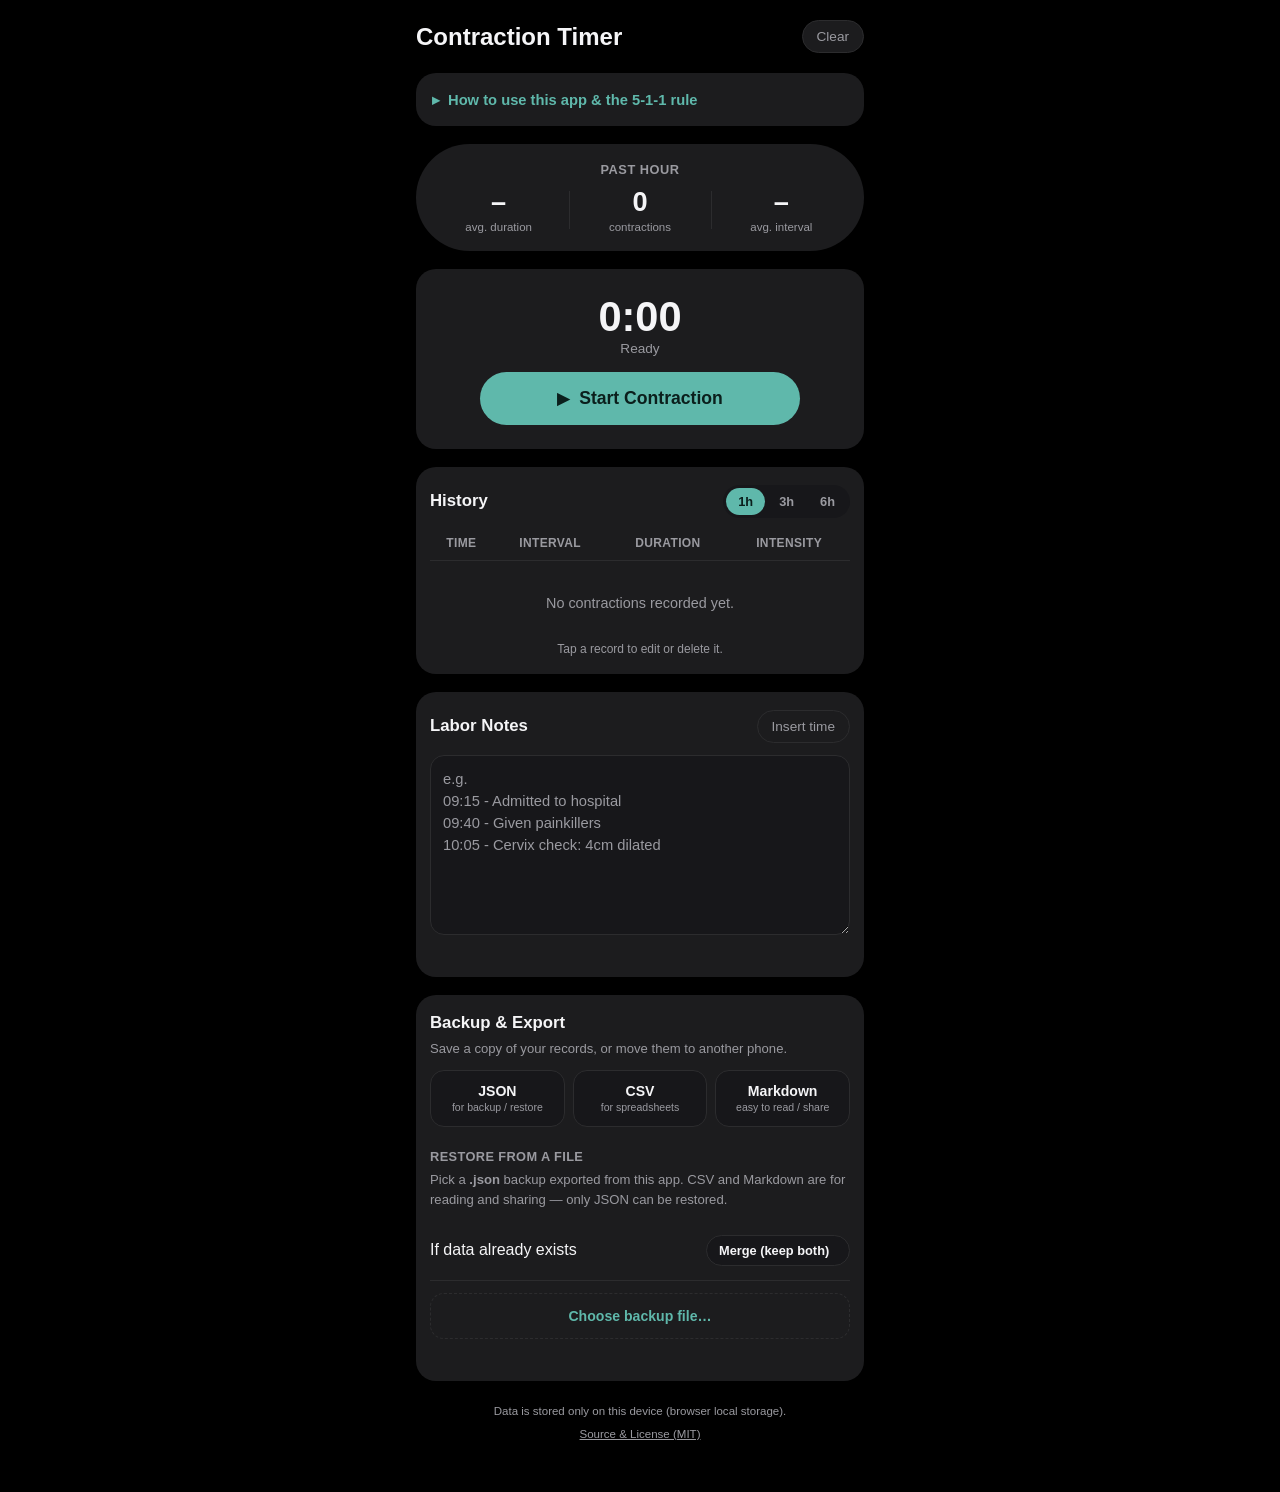
<file: index.html>
<!doctype html>
<html lang="en">
<head>
  <meta charset="UTF-8" />
  <meta name="viewport" content="width=device-width, initial-scale=1, viewport-fit=cover" />
  <meta name="theme-color" content="#0b0b0c" />
  <title>Contraction Timer</title>
  <link rel="stylesheet" href="css/style.css" />
</head>
<body>
  <div class="app">
    <header class="app-header">
      <h1>Contraction Timer</h1>
      <button id="clearBtn" class="icon-btn" title="Clear all history">Clear</button>
    </header>

    <details class="help-card">
      <summary>How to use this app &amp; the 5-1-1 rule</summary>
      <div class="help-body">
        <h3>Timing a contraction</h3>
        <p>
          Tap <strong>Start Contraction</strong> the moment a contraction
          begins, and tap it again (now labeled <strong>Stop
          Contraction</strong>) the moment it ends. That's it — the app
          records the start time, duration, and the interval since your
          previous contraction automatically.
        </p>

        <h3>Reviewing &amp; fixing entries</h3>
        <p>
          Use the <strong>1h / 3h / 6h</strong> tabs to change how much
          history is shown. Tap any row in the table to open it, where you
          can correct the start/end time, set an intensity (Mild / Moderate
          / Strong / Severe), or delete it.
        </p>

        <h3>Labor Notes</h3>
        <p>
          Use the free-text box below the history table to log anything
          that isn't a contraction — when you were admitted, medication
          given, checks done, and so on. The <strong>Insert time</strong>
          button stamps the current time for you.
        </p>

        <h3>Backup &amp; moving to another phone</h3>
        <p>
          Your records live only in this browser, so export a copy if you
          want a backup or want them on another device. Use
          <strong>JSON</strong> to back up and restore, <strong>CSV</strong>
          for a spreadsheet, or <strong>Markdown</strong> for something easy
          to read or hand to a provider. To move data across, export JSON on
          the old phone and restore that file on the new one —
          <strong>Merge</strong> keeps both sets of records,
          <strong>Replace</strong> overwrites what's on the device.
        </p>

        <h3>The 5-1-1 rule</h3>
        <p>
          A common rule of thumb for when to head to the hospital or call
          your provider is the <strong>5-1-1 rule</strong>: contractions
          coming about <strong>5 minutes apart</strong>, each lasting about
          <strong>1 minute</strong>, for at least <strong>1 hour</strong>.
        </p>
        <p class="help-disclaimer">
          This is general guidance only, not medical advice. Your provider
          may give you different numbers to watch for — always follow their
          instructions, and contact them (or go straight to care) sooner if
          anything feels wrong, regardless of what this app shows.
        </p>
      </div>
    </details>

    <section class="stats-card" aria-label="Stats for the past hour">
      <h2 class="stats-title">Past hour</h2>
      <div class="stats-row">
        <div class="stat">
          <div class="stat-value" id="statAvgDuration">–</div>
          <div class="stat-label">avg. duration</div>
        </div>
        <div class="stat">
          <div class="stat-value" id="statCount">0</div>
          <div class="stat-label">contractions</div>
        </div>
        <div class="stat">
          <div class="stat-value" id="statAvgInterval">–</div>
          <div class="stat-label">avg. interval</div>
        </div>
      </div>
    </section>

    <section class="timer-card" aria-label="Timer">
      <div class="timer-display" id="timerDisplay">0:00</div>
      <div class="timer-sub" id="timerSub">Ready</div>
      <button id="timerBtn" class="timer-btn">
        <span class="icon">▶</span>
        <span class="label">Start Contraction</span>
      </button>
    </section>

    <section class="history-card" aria-label="History">
      <div class="history-header">
        <h2>History</h2>
        <div class="range-tabs" role="tablist" aria-label="History range">
          <button class="range-tab active" data-hours="1">1h</button>
          <button class="range-tab" data-hours="3">3h</button>
          <button class="range-tab" data-hours="6">6h</button>
        </div>
      </div>
      <div class="table-wrap">
        <table>
          <thead>
            <tr>
              <th>Time</th>
              <th>Interval</th>
              <th>Duration</th>
              <th>Intensity</th>
            </tr>
          </thead>
          <tbody id="historyBody">
            <!-- rows injected here -->
          </tbody>
        </table>
        <p id="emptyState" class="empty-state">No contractions recorded yet.</p>
      </div>
      <p class="history-hint">Tap a record to edit or delete it.</p>
    </section>

    <section class="notes-card" aria-label="Labor notes">
      <div class="notes-header">
        <h2>Labor Notes</h2>
        <button id="insertTimeBtn" class="icon-btn" type="button">Insert time</button>
      </div>
      <textarea
        id="notesArea"
        class="notes-area"
        rows="7"
        placeholder="e.g.&#10;09:15 - Admitted to hospital&#10;09:40 - Given painkillers&#10;10:05 - Cervix check: 4cm dilated"
      ></textarea>
      <p class="notes-status" id="notesStatus">&nbsp;</p>
    </section>

    <section class="backup-card" aria-label="Backup and export">
      <h2>Backup &amp; Export</h2>

      <p class="backup-lead">Save a copy of your records, or move them to another phone.</p>

      <div class="backup-buttons">
        <button id="exportJsonBtn" class="backup-btn" type="button">
          <span class="backup-btn-label">JSON</span>
          <span class="backup-btn-hint">for backup / restore</span>
        </button>
        <button id="exportCsvBtn" class="backup-btn" type="button">
          <span class="backup-btn-label">CSV</span>
          <span class="backup-btn-hint">for spreadsheets</span>
        </button>
        <button id="exportMdBtn" class="backup-btn" type="button">
          <span class="backup-btn-label">Markdown</span>
          <span class="backup-btn-hint">easy to read / share</span>
        </button>
      </div>

      <h3 class="backup-subhead">Restore from a file</h3>
      <p class="backup-lead">
        Pick a <strong>.json</strong> backup exported from this app. CSV and Markdown are
        for reading and sharing — only JSON can be restored.
      </p>

      <label class="field-row field-row-static backup-mode-row">
        <span class="field-label">If data already exists</span>
        <select id="restoreMode" class="backup-select">
          <option value="merge">Merge (keep both)</option>
          <option value="replace">Replace everything</option>
        </select>
      </label>

      <input id="restoreInput" class="restore-input" type="file" accept="application/json,.json" />
      <label for="restoreInput" class="restore-label">Choose backup file…</label>

      <p class="backup-status" id="backupStatus">&nbsp;</p>
    </section>

    <footer class="app-footer">
      <p>Data is stored only on this device (browser local storage).</p>
      <p>
        <a href="https://github.com/TummlerEA/contraction-timer" target="_blank" rel="noopener">Source &amp; License (MIT)</a>
      </p>
    </footer>
  </div>

  <script src="js/utils.js"></script>
  <script src="js/intensity.js"></script>
  <script src="js/app.js"></script>
  <script src="js/notes.js"></script>
  <script src="js/backup.js"></script>
</body>
</html>
</file>
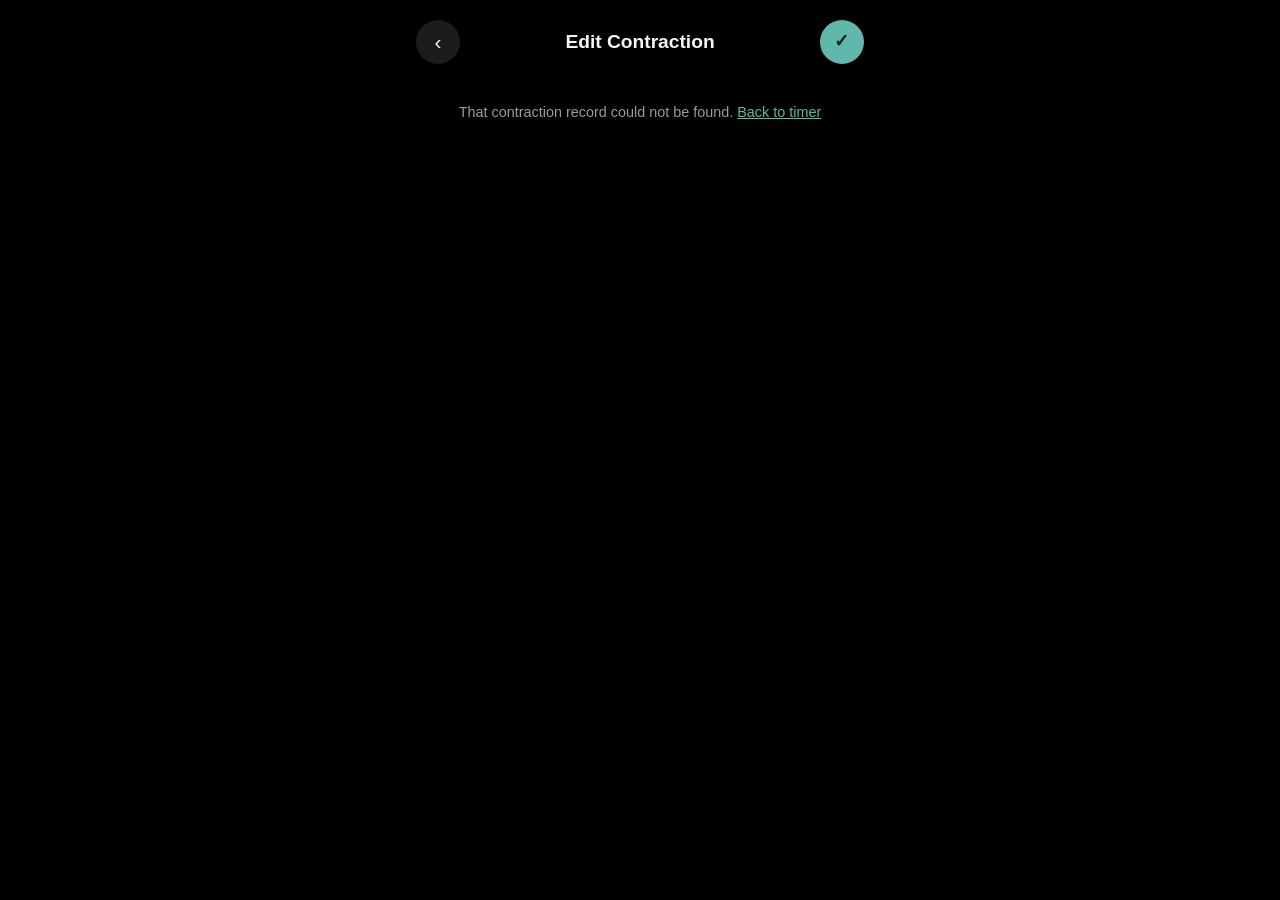
<file: edit.html>
<!doctype html>
<html lang="en">
<head>
  <meta charset="UTF-8" />
  <meta name="viewport" content="width=device-width, initial-scale=1, viewport-fit=cover" />
  <meta name="theme-color" content="#0b0b0c" />
  <title>Edit Contraction</title>
  <link rel="stylesheet" href="css/style.css" />
</head>
<body>
  <div class="app">
    <header class="edit-header">
      <button id="backBtn" class="round-btn" title="Back" aria-label="Back">‹</button>
      <h1>Edit Contraction</h1>
      <button id="saveBtn" class="round-btn round-btn-accent" title="Save" aria-label="Save">✓</button>
    </header>

    <section class="edit-card" aria-label="Contraction details">
      <div class="edit-date" id="editDate">–</div>

      <label class="field-row">
        <span class="field-label">Started at</span>
        <span class="field-value-wrap">
          <input type="time" id="startInput" class="time-input" />
          <span class="row-chevron" aria-hidden="true">›</span>
        </span>
      </label>

      <label class="field-row">
        <span class="field-label">Ended at</span>
        <span class="field-value-wrap">
          <input type="time" id="endInput" class="time-input" />
          <span class="row-chevron" aria-hidden="true">›</span>
        </span>
      </label>

      <div class="field-row field-row-static">
        <span class="field-label">Duration</span>
        <span class="field-value" id="durationValue">0:00</span>
      </div>

      <div class="intensity-section">
        <div class="intensity-title">Intensity</div>
        <div class="intensity-value" id="intensityValue">NOT SET</div>

        <div class="slider-row">
          <span class="slider-edge">min</span>
          <input type="range" id="intensitySlider" min="0" max="3" step="1" value="0" />
          <span class="slider-edge">max</span>
        </div>

        <button id="clearIntensityBtn" class="text-link">Clear intensity</button>
      </div>
    </section>

    <button id="deleteBtn" class="delete-full-btn">Delete Contraction</button>

    <p id="notFound" class="empty-state" style="display:none;">
      That contraction record could not be found.
      <a href="index.html">Back to timer</a>
    </p>
  </div>

  <script src="js/utils.js"></script>
  <script src="js/intensity.js"></script>
  <script src="js/edit.js"></script>
</body>
</html>
</file>
<file: css/style.css>
:root {
  --bg: #000000;
  --card-bg: #1c1c1e;
  --card-bg-2: #17171a;
  --text: #f5f5f7;
  --text-dim: #9a9aa0;
  --accent: #5fb8ab;
  --accent-dark: #3f8579;
  --danger: #e55a5a;
  --moderate: #e6b03f;
  --severe: #c23bd1;
  --border: #2c2c2e;
  --radius: 20px;
}

* {
  box-sizing: border-box;
}

html, body {
  margin: 0;
  padding: 0;
  background: var(--bg);
  color: var(--text);
  font-family: -apple-system, BlinkMacSystemFont, "Segoe UI", Roboto, Helvetica, Arial, sans-serif;
}

.app {
  max-width: 480px;
  margin: 0 auto;
  padding: 20px 16px 40px;
  min-height: 100vh;
}

.app-header {
  display: flex;
  align-items: center;
  justify-content: space-between;
  margin-bottom: 20px;
}

.app-header h1 {
  font-size: 1.5rem;
  margin: 0;
  font-weight: 700;
}

.icon-btn {
  background: var(--card-bg);
  color: var(--text-dim);
  border: 1px solid var(--border);
  border-radius: 999px;
  padding: 8px 14px;
  font-size: 0.85rem;
  cursor: pointer;
}

.icon-btn:hover {
  color: var(--text);
  border-color: var(--accent);
}

.help-card {
  background: var(--card-bg);
  border-radius: var(--radius);
  padding: 4px 16px;
  margin-bottom: 18px;
}

.help-card summary {
  padding: 14px 0;
  cursor: pointer;
  font-weight: 600;
  font-size: 0.92rem;
  color: var(--accent);
  list-style: none;
}

.help-card summary::-webkit-details-marker {
  display: none;
}

.help-card summary::before {
  content: "▸";
  display: inline-block;
  margin-right: 8px;
  transition: transform 0.15s ease;
}

.help-card[open] summary::before {
  transform: rotate(90deg);
}

.help-body {
  padding-bottom: 16px;
  font-size: 0.88rem;
  line-height: 1.5;
  color: var(--text);
}

.help-body h3 {
  font-size: 0.8rem;
  text-transform: uppercase;
  letter-spacing: 0.03em;
  color: var(--text-dim);
  margin: 16px 0 6px;
}

.help-body h3:first-child {
  margin-top: 0;
}

.help-body p {
  margin: 0 0 4px;
}

.help-disclaimer {
  color: var(--text-dim);
  font-size: 0.8rem;
  margin-top: 8px !important;
}

.stats-card {
  background: var(--card-bg);
  border-radius: 999px;
  padding: 18px 12px;
  margin-bottom: 18px;
  text-align: center;
}

.stats-title {
  font-size: 0.8rem;
  font-weight: 600;
  color: var(--text-dim);
  margin: 0 0 10px;
  text-transform: uppercase;
  letter-spacing: 0.04em;
}

.stats-row {
  display: flex;
  align-items: center;
  justify-content: space-around;
}

.stat {
  flex: 1;
  padding: 0 6px;
  position: relative;
}

.stat + .stat::before {
  content: "";
  position: absolute;
  left: 0;
  top: 4px;
  bottom: 4px;
  width: 1px;
  background: var(--border);
}

.stat-value {
  font-size: 1.7rem;
  font-weight: 700;
  line-height: 1.1;
}

.stat-label {
  font-size: 0.72rem;
  color: var(--text-dim);
  margin-top: 4px;
}

.timer-card {
  background: var(--card-bg);
  border-radius: var(--radius);
  padding: 24px 16px;
  margin-bottom: 18px;
  text-align: center;
}

.timer-display {
  font-size: 2.6rem;
  font-weight: 700;
  font-variant-numeric: tabular-nums;
}

.timer-sub {
  color: var(--text-dim);
  font-size: 0.85rem;
  margin-bottom: 16px;
}

.timer-btn {
  width: 100%;
  max-width: 320px;
  border: none;
  border-radius: 999px;
  padding: 16px 20px;
  font-size: 1.1rem;
  font-weight: 700;
  background: var(--accent);
  color: #0b1f1c;
  cursor: pointer;
  display: inline-flex;
  align-items: center;
  justify-content: center;
  gap: 10px;
  transition: background 0.15s ease, transform 0.05s ease;
}

.timer-btn:active {
  transform: scale(0.98);
}

.timer-btn.running {
  background: var(--danger);
  color: #2a0d0d;
}

.timer-btn .icon {
  font-size: 1rem;
}

.history-card {
  background: var(--card-bg);
  border-radius: var(--radius);
  padding: 18px 14px;
}

.history-header {
  display: flex;
  align-items: center;
  justify-content: space-between;
  margin-bottom: 12px;
}

.history-header h2 {
  font-size: 1.05rem;
  margin: 0;
}

.range-tabs {
  display: flex;
  background: var(--card-bg-2);
  border-radius: 999px;
  padding: 3px;
  gap: 2px;
}

.range-tab {
  border: none;
  background: transparent;
  color: var(--text-dim);
  padding: 6px 12px;
  border-radius: 999px;
  font-size: 0.8rem;
  font-weight: 600;
  cursor: pointer;
}

.range-tab.active {
  background: var(--accent);
  color: #0b1f1c;
}

.table-wrap {
  overflow-x: auto;
}

table {
  width: 100%;
  border-collapse: collapse;
  font-size: 0.9rem;
}

thead th {
  text-align: center;
  color: var(--text-dim);
  font-weight: 600;
  font-size: 0.75rem;
  text-transform: uppercase;
  letter-spacing: 0.03em;
  padding: 6px 4px 10px;
  border-bottom: 1px solid var(--border);
}

tbody td {
  text-align: center;
  padding: 10px 4px;
  border-bottom: 1px solid var(--border);
  font-variant-numeric: tabular-nums;
}

tbody tr:last-child td {
  border-bottom: none;
}

.history-row {
  cursor: pointer;
}

.history-row:hover td,
.history-row:focus-visible td {
  background: rgba(255, 255, 255, 0.04);
}

.history-row:focus-visible {
  outline: none;
}

.intensity-cell {
  display: table-cell;
  white-space: nowrap;
}

.intensity-badge {
  display: inline-block;
  background: var(--card-bg-2);
  color: var(--text-dim);
  border: 1px solid var(--border);
  border-radius: 999px;
  padding: 6px 12px;
  font-size: 0.78rem;
  font-weight: 600;
}

.intensity-badge.intensity-mild {
  background: rgba(95, 184, 171, 0.18);
  color: var(--accent);
  border-color: var(--accent-dark);
}

.intensity-badge.intensity-moderate {
  background: rgba(230, 176, 63, 0.18);
  color: var(--moderate);
  border-color: #a67c2e;
}

.intensity-badge.intensity-strong {
  background: rgba(229, 90, 90, 0.18);
  color: var(--danger);
  border-color: #a33f3f;
}

.intensity-badge.intensity-severe {
  background: rgba(194, 59, 209, 0.18);
  color: var(--severe);
  border-color: #7d2589;
}

.row-chevron {
  display: inline-block;
  margin-left: 6px;
  color: var(--text-dim);
  font-size: 1rem;
  vertical-align: middle;
}

.history-hint {
  text-align: center;
  color: var(--text-dim);
  font-size: 0.75rem;
  margin: 12px 0 0;
}

.duration-cell {
  font-weight: 700;
}

.empty-state {
  text-align: center;
  color: var(--text-dim);
  padding: 20px 0 4px;
  font-size: 0.9rem;
}

.empty-state a {
  color: var(--accent);
}

/* ---------- Backup & export ---------- */

.backup-card {
  background: var(--card-bg);
  border-radius: var(--radius);
  padding: 18px 14px;
  margin-top: 18px;
}

.backup-card h2 {
  font-size: 1.05rem;
  margin: 0 0 6px;
}

.backup-lead {
  color: var(--text-dim);
  font-size: 0.82rem;
  line-height: 1.45;
  margin: 0 0 12px;
}

.backup-buttons {
  display: flex;
  gap: 8px;
}

.backup-btn {
  flex: 1;
  display: flex;
  flex-direction: column;
  align-items: center;
  gap: 2px;
  background: var(--card-bg-2);
  color: var(--text);
  border: 1px solid var(--border);
  border-radius: 14px;
  padding: 12px 6px;
  cursor: pointer;
  font-family: inherit;
}

.backup-btn:hover {
  border-color: var(--accent);
}

.backup-btn-label {
  font-size: 0.88rem;
  font-weight: 700;
}

.backup-btn-hint {
  font-size: 0.66rem;
  color: var(--text-dim);
  text-align: center;
  line-height: 1.25;
}

.backup-subhead {
  font-size: 0.8rem;
  text-transform: uppercase;
  letter-spacing: 0.03em;
  color: var(--text-dim);
  margin: 22px 0 6px;
}

.backup-mode-row {
  padding: 10px 0;
}

.backup-select {
  appearance: none;
  -webkit-appearance: none;
  background: var(--card-bg-2);
  color: var(--text);
  border: 1px solid var(--border);
  border-radius: 999px;
  padding: 7px 12px;
  font-size: 0.8rem;
  font-family: inherit;
  font-weight: 600;
  cursor: pointer;
}

.restore-label {
  display: block;
  text-align: center;
  border: 1px dashed var(--border);
  border-radius: 14px;
  padding: 14px;
  margin-top: 12px;
  color: var(--accent);
  font-size: 0.88rem;
  font-weight: 600;
  cursor: pointer;
}

.restore-label:hover {
  border-color: var(--accent);
  background: rgba(95, 184, 171, 0.06);
}

/* Visually hidden, but still reachable via its label and by keyboard. */
.restore-input {
  position: absolute;
  width: 1px;
  height: 1px;
  padding: 0;
  margin: -1px;
  overflow: hidden;
  clip: rect(0, 0, 0, 0);
  white-space: nowrap;
  border: 0;
}

.restore-input:focus-visible + .restore-label {
  outline: 2px solid var(--accent);
  outline-offset: 2px;
}

.backup-status {
  text-align: center;
  color: var(--text-dim);
  font-size: 0.75rem;
  margin: 10px 2px 0;
  min-height: 1em;
}

.backup-status.is-error {
  color: var(--danger);
}

.app-footer {
  text-align: center;
  color: var(--text-dim);
  font-size: 0.72rem;
  margin-top: 24px;
}

.app-footer p + p {
  margin-top: 6px;
}

.app-footer a {
  color: var(--text-dim);
  text-decoration: underline;
}

.app-footer a:hover {
  color: var(--accent);
}

/* ---------- Labor notes ---------- */

.notes-card {
  background: var(--card-bg);
  border-radius: var(--radius);
  padding: 18px 14px;
  margin-top: 18px;
}

.notes-header {
  display: flex;
  align-items: center;
  justify-content: space-between;
  margin-bottom: 12px;
}

.notes-header h2 {
  font-size: 1.05rem;
  margin: 0;
}

.notes-area {
  width: 100%;
  resize: vertical;
  min-height: 140px;
  background: var(--card-bg-2);
  color: var(--text);
  border: 1px solid var(--border);
  border-radius: 14px;
  padding: 12px;
  font-family: inherit;
  font-size: 0.92rem;
  line-height: 1.5;
}

.notes-area::placeholder {
  color: var(--text-dim);
}

.notes-area:focus {
  outline: 2px solid var(--accent);
  outline-offset: 1px;
}

.notes-status {
  text-align: right;
  color: var(--text-dim);
  font-size: 0.72rem;
  margin: 8px 2px 0;
}

/* ---------- Edit page ---------- */

.edit-header {
  display: flex;
  align-items: center;
  justify-content: space-between;
  margin-bottom: 20px;
}

.edit-header h1 {
  font-size: 1.2rem;
  margin: 0;
  font-weight: 700;
}

.round-btn {
  width: 44px;
  height: 44px;
  border-radius: 50%;
  border: none;
  background: var(--card-bg);
  color: var(--text);
  font-size: 1.3rem;
  line-height: 1;
  cursor: pointer;
  display: inline-flex;
  align-items: center;
  justify-content: center;
}

.round-btn-accent {
  background: var(--accent);
  color: #0b1f1c;
  font-size: 1.1rem;
  font-weight: 700;
}

.edit-card {
  background: var(--card-bg);
  border-radius: var(--radius);
  padding: 20px 18px 26px;
  margin-bottom: 20px;
}

.edit-date {
  text-align: center;
  font-size: 1rem;
  color: var(--text-dim);
  margin-bottom: 18px;
}

.field-row {
  display: flex;
  align-items: center;
  justify-content: space-between;
  padding: 14px 0;
  border-bottom: 1px solid var(--border);
  cursor: pointer;
}

.field-row-static {
  cursor: default;
}

.field-label {
  font-size: 1rem;
}

.field-value {
  color: var(--accent);
  font-size: 1rem;
  font-variant-numeric: tabular-nums;
}

.field-value-wrap {
  display: flex;
  align-items: center;
  gap: 4px;
  position: relative;
}

.time-input {
  background: transparent;
  border: none;
  color: var(--accent);
  font-size: 1rem;
  font-family: inherit;
  font-variant-numeric: tabular-nums;
  text-align: right;
  padding: 0;
  cursor: pointer;
}

.time-input::-webkit-calendar-picker-indicator {
  filter: invert(0.6) sepia(1) saturate(3) hue-rotate(115deg);
  cursor: pointer;
}

.intensity-section {
  text-align: center;
  padding-top: 22px;
}

.intensity-title {
  font-size: 0.95rem;
  font-weight: 700;
  margin-bottom: 6px;
}

.intensity-value {
  color: var(--text-dim);
  font-size: 0.85rem;
  font-weight: 600;
  letter-spacing: 0.04em;
  margin-bottom: 18px;
}

.slider-row {
  display: flex;
  align-items: center;
  gap: 12px;
  margin-bottom: 14px;
}

.slider-edge {
  color: var(--text-dim);
  font-size: 0.85rem;
  flex: none;
}

#intensitySlider {
  flex: 1;
  appearance: none;
  -webkit-appearance: none;
  height: 6px;
  border-radius: 999px;
  background: var(--border);
  outline: none;
}

#intensitySlider::-webkit-slider-thumb {
  appearance: none;
  -webkit-appearance: none;
  width: 26px;
  height: 26px;
  border-radius: 50%;
  background: #ffffff;
  border: none;
  box-shadow: 0 1px 3px rgba(0, 0, 0, 0.4);
  cursor: pointer;
}

#intensitySlider::-moz-range-thumb {
  width: 26px;
  height: 26px;
  border-radius: 50%;
  background: #ffffff;
  border: none;
  box-shadow: 0 1px 3px rgba(0, 0, 0, 0.4);
  cursor: pointer;
}

#intensitySlider::-moz-range-track {
  height: 6px;
  border-radius: 999px;
  background: transparent;
}

.text-link {
  background: none;
  border: none;
  color: var(--text-dim);
  font-size: 0.82rem;
  text-decoration: underline;
  cursor: pointer;
  padding: 4px;
}

.text-link:hover {
  color: var(--accent);
}

.delete-full-btn {
  display: block;
  width: 100%;
  border: none;
  border-radius: 999px;
  background: var(--card-bg);
  color: var(--danger);
  font-size: 1rem;
  font-weight: 600;
  padding: 16px;
  cursor: pointer;
}

.delete-full-btn:hover {
  background: rgba(229, 90, 90, 0.12);
}
</file>
